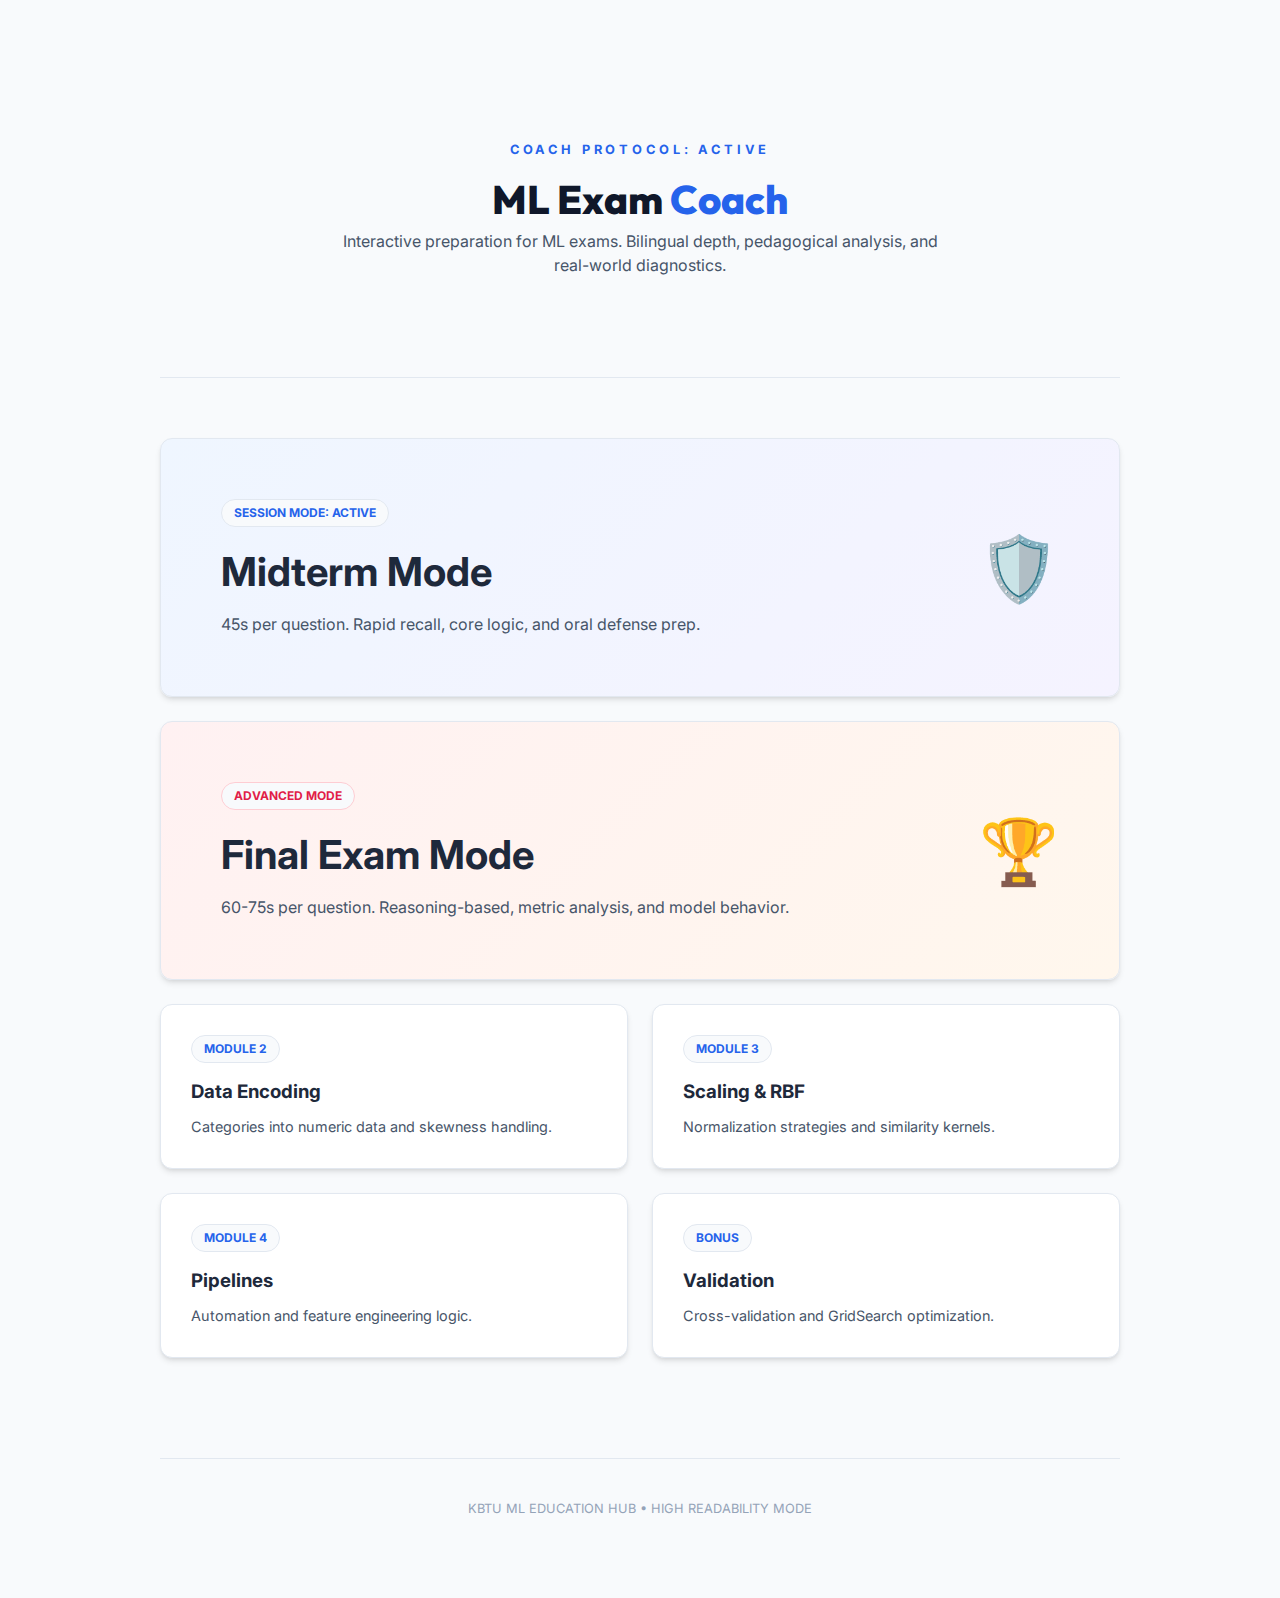
<file: Final_exam/index.html>
<!DOCTYPE html>
<html lang="en">

<head>
    <meta charset="UTF-8">
    <meta name="viewport" content="width=device-width, initial-scale=1.0">
    <title>ML Coach - KBTU Intelligence Hub</title>
    <link rel="preconnect" href="https://fonts.googleapis.com">
    <link rel="preconnect" href="https://fonts.gstatic.com" crossorigin>
    <link
        href="https://fonts.googleapis.com/css2?family=Inter:wght@300;400;600;700&family=Outfit:wght@400;700;800&display=swap"
        rel="stylesheet">
    <link rel="stylesheet" href="liquid_glass.css">
    <style>
        .hero-section {
            padding: 100px 0;
            text-align: center;
            border-bottom: 1px solid var(--border);
            margin-bottom: 60px;
        }

        .dashboard-grid {
            display: grid;
            grid-template-columns: repeat(2, 1fr);
            gap: 24px;
        }

        .main-card {
            grid-column: span 2;
            padding: 60px;
            display: flex;
            justify-content: space-between;
            align-items: center;
            background: linear-gradient(135deg, #EFF6FF 0%, #F5F3FF 100%);
        }

        .module-card {
            padding: 30px;
            text-decoration: none;
            color: inherit;
            transition: transform 0.2s;
        }

        .module-card:hover {
            border-color: var(--primary);
            transform: translateY(-4px);
        }

        .badge {
            display: inline-block;
            padding: 4px 12px;
            background: var(--bg-light);
            border: 1px solid var(--border);
            border-radius: 20px;
            font-size: 0.75rem;
            font-weight: 700;
            color: var(--primary);
            text-transform: uppercase;
            margin-bottom: 15px;
        }
    </style>
</head>

<body>
    <div class="dashboard-container">
        <section class="hero-section">
            <div class="neon-text" style="letter-spacing: 0.3em; font-size: 0.8rem; margin-bottom: 10px;">COACH
                PROTOCOL: ACTIVE</div>
            <h1>ML Exam <span style="color: var(--primary);">Coach</span></h1>
            <p style="margin: 0 auto; max-width: 600px;">Interactive preparation for ML exams. Bilingual depth,
                pedagogical analysis, and real-world diagnostics.</p>
        </section>

        <div class="dashboard-grid">
            <!-- Midterm -->
            <a href="quiz_template.html?mode=midterm" class="glass-panel main-card"
                style="text-decoration: none; color: inherit;">
                <div>
                    <span class="badge">Session Mode: Active</span>
                    <h2 style="font-size: 2.5rem; margin-bottom: 10px;">Midterm Mode</h2>
                    <p>45s per question. Rapid recall, core logic, and oral defense prep.</p>
                </div>
                <div style="font-size: 4rem;">🛡️</div>
            </a>

            <!-- Final Exam -->
            <a href="quiz_template.html?mode=final" class="glass-panel main-card"
                style="text-decoration: none; color: inherit; background: linear-gradient(135deg, #FFF1F2 0%, #FFF7ED 100%);">
                <div>
                    <span class="badge" style="color: #E11D48; border-color: #FECDD3;">Advanced Mode</span>
                    <h2 style="font-size: 2.5rem; margin-bottom: 10px;">Final Exam Mode</h2>
                    <p>60-75s per question. Reasoning-based, metric analysis, and model behavior.</p>
                </div>
                <div style="font-size: 4rem;">🏆</div>
            </a>

            <!-- Sub Modules -->
            <a href="quiz_template.html?set=quiz2" class="glass-panel module-card">
                <span class="badge">Module 2</span>
                <h3 style="margin-bottom: 10px;">Data Encoding</h3>
                <p style="font-size: 0.9rem;">Categories into numeric data and skewness handling.</p>
            </a>

            <a href="quiz_template.html?set=quiz3" class="glass-panel module-card">
                <span class="badge">Module 3</span>
                <h3 style="margin-bottom: 10px;">Scaling & RBF</h3>
                <p style="font-size: 0.9rem;">Normalization strategies and similarity kernels.</p>
            </a>

            <a href="quiz_template.html?set=quiz4" class="glass-panel module-card">
                <span class="badge">Module 4</span>
                <h3 style="margin-bottom: 10px;">Pipelines</h3>
                <p style="font-size: 0.9rem;">Automation and feature engineering logic.</p>
            </a>

            <a href="quiz_template.html?set=bonus" class="glass-panel module-card">
                <span class="badge">Bonus</span>
                <h3 style="margin-bottom: 10px;">Validation</h3>
                <p style="font-size: 0.9rem;">Cross-validation and GridSearch optimization.</p>
            </a>
        </div>

        <footer
            style="margin-top: 100px; padding: 40px 0; border-top: 1px solid var(--border); text-align: center; color: var(--text-muted); font-size: 0.8rem;">
            KBTU ML EDUCATION HUB • HIGH READABILITY MODE
        </footer>
    </div>
</body>

</html>
</file>
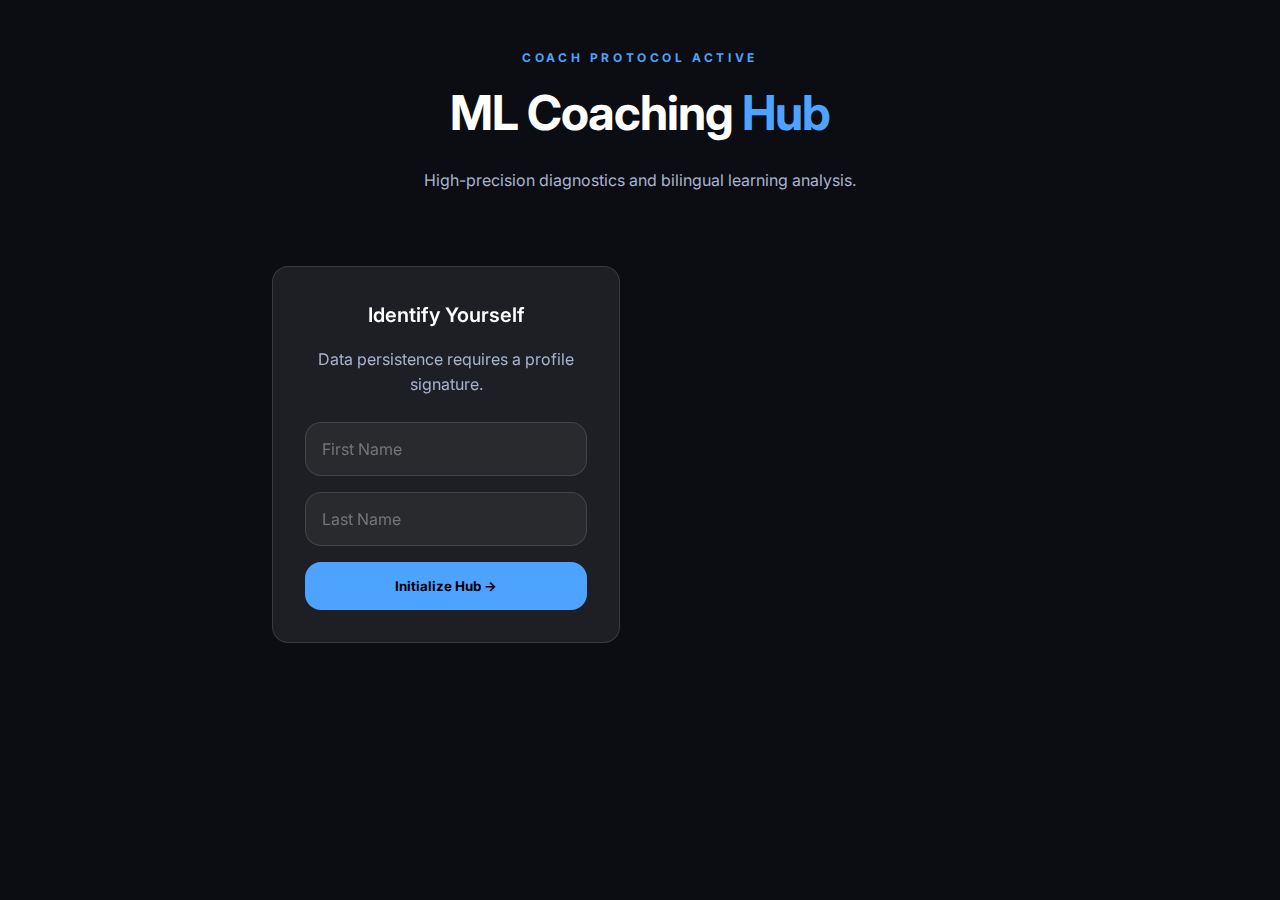
<file: Quiz_and_midterm_tests/index.html>
<!DOCTYPE html>
<html lang="ru">

<head>
    <meta charset="UTF-8">
    <meta name="viewport" content="width=device-width, initial-scale=1.0">
    <title>ML Coach Hub | Precision Learning</title>
    <link rel="preconnect" href="https://fonts.googleapis.com">
    <link rel="preconnect" href="https://fonts.gstatic.com" crossorigin>
    <link href="https://fonts.googleapis.com/css2?family=Inter:wght@400;600;700&display=swap" rel="stylesheet">
    <link rel="stylesheet" href="styles.css">
</head>

<body>
    <div id="app" class="grid-container">
        <!-- Hero Section -->
        <header>
            <span class="protocol-tag">Coach Protocol Active</span>
            <h1>ML Coaching <span class="highlight">Hub</span></h1>
            <p class="text-secondary">High-precision diagnostics and bilingual learning analysis.</p>
        </header>

        <!-- Registration Screen -->
        <section id="registration-screen" class="glass-panel text-center">
            <div class="text-center">
                <h3>Identify Yourself</h3>
                <p class="text-secondary">Data persistence requires a profile signature.</p>
            </div>
            <form id="registration-form" class="auth-form">
                <input type="text" id="user-name" placeholder="First Name" required>
                <input type="text" id="user-surname" placeholder="Last Name" required>
                <button type="submit" class="primary-btn">Initialize Hub →</button>
            </form>
        </section>

        <!-- Home Screen -->
        <section id="home-screen" class="screen hidden" style="grid-column: span 12;">
            <div class="grid-container" style="width: 100%; padding: 0;">
                <div style="grid-column: span 8;">
                    <div class="glass-panel" style="margin-bottom: var(--space-m);">
                        <h2 id="welcome-text">Hello, <span class="highlight">Researcher</span></h2>
                        <p class="text-secondary">Select your objective to begin analyzed training.</p>
                    </div>

                    <div class="module-grid">
                        <div class="module-card glass-panel" data-module="midterm">
                            <div class="icon">🛡️</div>
                            <h3>Midterm Protocol</h3>
                            <p class="text-secondary">50 Questions • Full Coverage</p>
                        </div>
                        <div class="module-card glass-panel" data-module="quiz2">
                            <div class="icon">📝</div>
                            <h3>Module 2</h3>
                            <p class="text-secondary">Data Encoding & Logic</p>
                        </div>
                        <div class="module-card glass-panel" data-module="quiz3">
                            <div class="icon">🔍</div>
                            <h3>Module 3</h3>
                            <p class="text-secondary">Scaling & Kernels</p>
                        </div>
                        <div class="module-card glass-panel" data-module="quiz4">
                            <div class="icon">⚡</div>
                            <h3>Module 4</h3>
                            <p class="text-secondary">Pipelines & Automation</p>
                        </div>
                        <div class="module-card glass-panel" data-module="bonus">
                            <div class="icon">💎</div>
                            <h3>Bonus Set</h3>
                            <p class="text-secondary">Validation Masterclass</p>
                        </div>
                    </div>
                </div>

                <!-- Leaderboard & Stats -->
                <aside class="glass-panel" style="grid-column: span 4;">
                    <h3>Elite Mastery</h3>
                    <ul id="leaderboard" class="ranking-list">
                        <li class="empty text-secondary">No records found.</li>
                    </ul>
                    <hr style="margin: var(--space-m) 0; border: none; border-top: 1px solid var(--glass-border);">
                    <h3>Your Performance</h3>
                    <div style="color: var(--text-secondary); font-weight: 500;">
                        <p>Total Attempts: <span id="user-attempts" class="highlight">0</span></p>
                        <p>Best Accuracy: <span id="user-accuracy" class="highlight">0%</span></p>
                    </div>
                </aside>
            </div>
        </section>

        <!-- Quiz Interface -->
        <section id="quiz-screen" class="screen hidden">
            <nav class="quiz-nav">
                <button id="exit-btn" class="secondary-btn">✕ Exit</button>
                <div class="progress-track">
                    <div id="progress-bar" class="progress-fill"></div>
                </div>
                <div id="timer" class="timer">00:00</div>
            </nav>

            <div class="question-area glass-panel">
                <p class="protocol-tag" style="margin-bottom: 5px;">Module: <span id="module-name">UNKNOWN</span> |
                    Index: <span id="current-count">1</span></p>
                <h2 id="question-text">Loading question structure...</h2>
                <div id="options-container" class="options-list">
                    <!-- Dynamic Options -->
                </div>
            </div>

            <!-- Analysis Panel -->
            <div id="feedback-panel" class="glass-panel feedback-panel hidden">
                <h3 id="feedback-status">Analysis Report</h3>
                <div class="feedback-grid">
                    <div class="feedback-col">
                        <h4>English Context</h4>
                        <p id="feedback-en" class="text-secondary"></p>
                    </div>
                    <div class="feedback-col">
                        <h4>Russian Context</h4>
                        <p id="feedback-ru" class="text-secondary"></p>
                    </div>
                </div>
                <div class="hint-box">
                    <strong>Memo Tip:</strong> <span id="feedback-hint"></span>
                </div>
                <button id="next-btn" class="primary-btn" style="margin-top: var(--space-l); width: 100%;">Next
                    Objective →</button>
            </div>
        </section>

        <!-- Final Report -->
        <section id="report-screen" class="screen hidden glass-panel text-center">
            <div class="report-container">
                <h1 class="highlight">Assessment Complete</h1>
                <p class="text-secondary">Historical data updated in protocol records.</p>

                <div style="display: flex; justify-content: center; gap: var(--space-xl); margin: var(--space-xl) 0;">
                    <div>
                        <div id="report-score" style="font-size: 3rem; font-weight: 700;">0/0</div>
                        <p class="protocol-tag">Score</p>
                    </div>
                    <div>
                        <div id="report-percent" style="font-size: 3rem; font-weight: 700; color: var(--accent-blue);">
                            0%
                        </div>
                        <p class="protocol-tag">Accuracy</p>
                    </div>
                </div>

                <div class="glass-panel"
                    style="text-align: left; padding: var(--space-m); background: rgba(255, 255, 255, 0.03);">
                    <h3 style="font-size: 1rem; color: var(--error);">⚠️ Conceptual Weaknesses</h3>
                    <ul id="weak-topics-list" style="padding-left: var(--space-m); margin-top: var(--space-s);"></ul>
                </div>

                <button id="home-btn" class="primary-btn">Return to Dashboard</button>
            </div>
        </section>
    </div>

    <script type="module" src="app.js"></script>
</body>

</html>
</file>
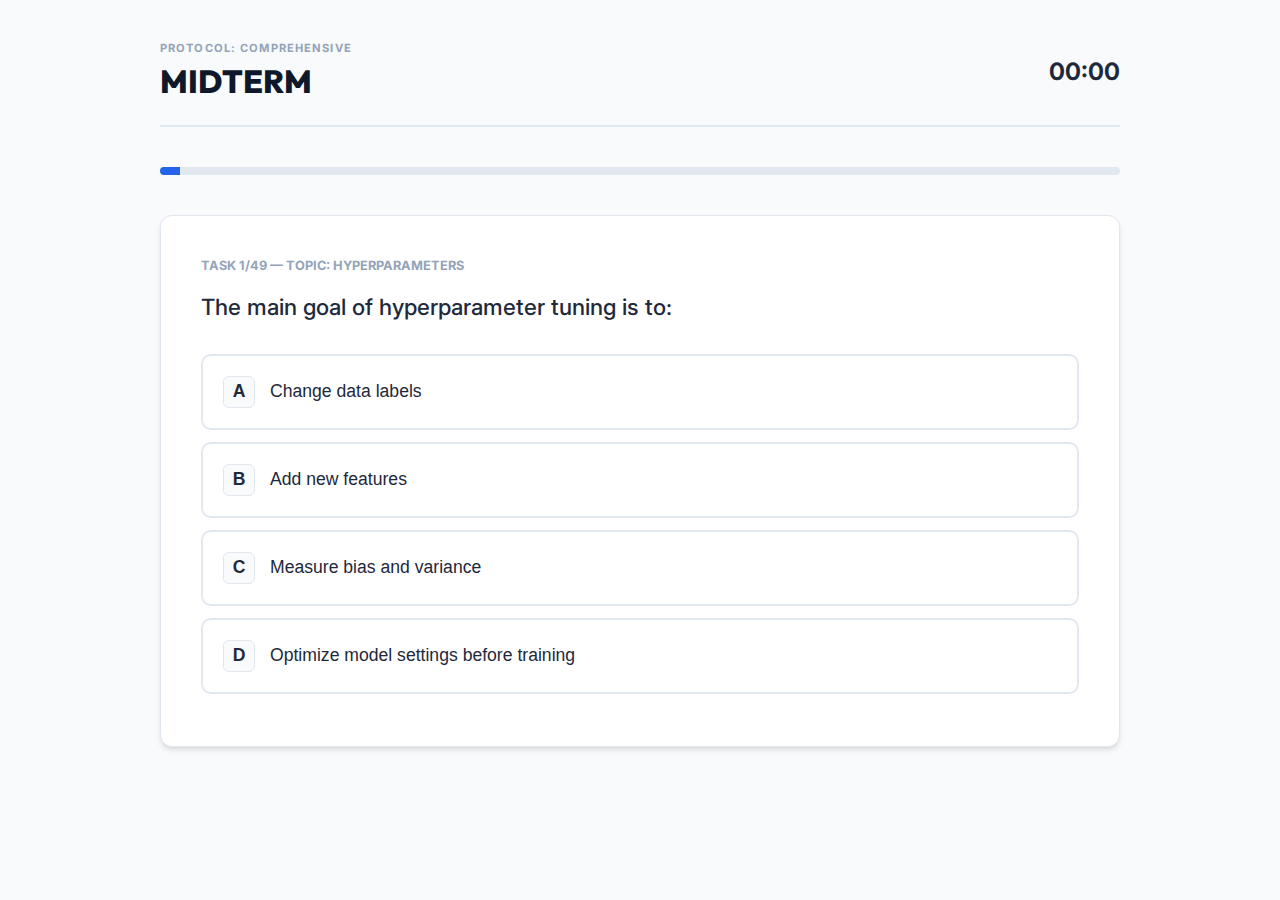
<file: Final_exam/midterm_exam.html>
<!DOCTYPE html>
<html lang="en">

<head>
    <meta charset="UTF-8">
    <meta name="viewport" content="width=device-width, initial-scale=1.0">
    <title>Quiz Module - ML NEXUS</title>
    <link rel="preconnect" href="https://fonts.googleapis.com">
    <link rel="preconnect" href="https://fonts.gstatic.com" crossorigin>
    <link
        href="https://fonts.googleapis.com/css2?family=Inter:wght@300;400;600;700&family=Outfit:wght@400;700;800&display=swap"
        rel="stylesheet">
    <link rel="stylesheet" href="liquid_glass.css">
    <style>
        .exam-header {
            margin-bottom: 40px;
            display: flex;
            justify-content: space-between;
            align-items: center;
            padding-bottom: 20px;
            border-bottom: 2px solid var(--border);
        }

        .progress-container {
            width: 100%;
            height: 8px;
            background: #E2E8F0;
            border-radius: 4px;
            margin-bottom: 40px;
            overflow: hidden;
        }

        .progress-fill {
            height: 100%;
            background: var(--primary);
            width: 0%;
            transition: width 0.3s;
        }

        .question-panel {
            padding: 40px;
            border-radius: 12px;
            background: white;
            box-shadow: var(--shadow);
        }

        .q-meta {
            font-size: 0.8rem;
            color: var(--text-muted);
            text-transform: uppercase;
            font-weight: 700;
            margin-bottom: 15px;
        }

        .results-panel {
            text-align: center;
            padding: 60px;
        }

        .score-circle {
            width: 150px;
            height: 150px;
            border-radius: 50%;
            border: 8px solid var(--primary);
            display: flex;
            align-items: center;
            justify-content: center;
            margin: 30px auto;
            font-size: 2.5rem;
            font-weight: 800;
            color: var(--primary);
            background: #F0F9FF;
        }
    </style>
</head>

<body>
    <div class="exam-container">
        <div class="exam-header">
            <div>
                <div class="neon-text" id="module-protocol"
                    style="font-size: 0.7rem; font-weight: 700; letter-spacing: 0.1em; color: var(--text-muted);">
                    PROTOCOL: LOADING...</div>
                <h1 id="module-title" style="font-size: 2rem;">Quiz Module</h1>
            </div>
            <div id="timer" style="font-size: 1.5rem; font-weight: 700; color: var(--text-primary);">00:00</div>
        </div>

        <div class="progress-container">
            <div id="progress-bar" class="progress-fill"></div>
        </div>

        <div id="quiz-root"></div>
        <div id="summary-root" class="glass-panel results-panel" style="display: none;"></div>
    </div>

    <script src="midterm_data.js"></script>
    <script>
        // Detection logic
        const path = window.location.pathname;
        const page = path.split("/").pop();
        let setKey = 'midterm';
        let protocolName = 'COMPREHENSIVE';

        if (page.includes('bonus')) { setKey = 'bonus'; protocolName = 'VALIDATION'; }
        else if (page.includes('quiz_2')) { setKey = 'quiz2'; protocolName = 'ENCODING'; }
        else if (page.includes('quiz_3')) { setKey = 'quiz3'; protocolName = 'SCALING'; }
        else if (page.includes('quiz_4')) { setKey = 'quiz4'; protocolName = 'PIPELINES'; }

        document.getElementById('module-protocol').textContent = `PROTOCOL: ${protocolName}`;
        document.getElementById('module-title').textContent = setKey.toUpperCase().replace('QUIZ', 'QUIZ ');

        let fullSet = masterQuizData.filter(q => q.set === setKey);
        let activeQuestions = [...fullSet];
        let currentIdx = 0;
        let score = 0;
        let startTime = Date.now();
        let mistakes = [];

        function startTimer() {
            setInterval(() => {
                const elapsed = Math.floor((Date.now() - startTime) / 1000);
                const mm = Math.floor(elapsed / 60).toString().padStart(2, '0');
                const ss = (elapsed % 60).toString().padStart(2, '0');
                document.getElementById('timer').textContent = `${mm}:${ss}`;
            }, 1000);
        }

        function renderQuestion() {
            const q = activeQuestions[currentIdx];
            const root = document.getElementById('quiz-root');
            document.getElementById('progress-bar').style.width = `${((currentIdx + 1) / activeQuestions.length) * 100}%`;

            let html = `
                <div class="glass-panel question-panel">
                    <div class="q-meta">
                        <span>Task ${currentIdx + 1}/${activeQuestions.length}</span> — Topic: ${q.topic}
                    </div>
                    <div class="q-text" style="font-size: 1.4rem; font-weight: 500; font-family: 'Inter', sans-serif; margin-bottom: 30px;">${q.question}</div>
                    
                    <div class="options-grid">
                        ${q.options ? q.options.map((opt, i) => `
                            <button class="option-btn" onclick="handleSelect(${i})">
                                <span class="option-label">${String.fromCharCode(65 + i)}</span>
                                <div>${opt}</div>
                            </button>
                        `).join('') : `
                            <div style="position: relative; margin-top: 20px;">
                                <input type="text" id="fill-input" style="width: 100%; padding: 20px; border: 2px solid var(--border); border-radius: 12px; font-size: 1.1rem; outline: none; margin-bottom: 15px;" placeholder="Type your answer...">
                                <button class="btn-next" style="width: 100%;" onclick="handleFill()">Submit Response</button>
                            </div>
                        `}
                    </div>

                    <div id="explanation-${currentIdx}" class="explanation-panel" style="display:none;">
                        <h4 style="margin-bottom: 20px; color: var(--text-primary); border-bottom: 2px solid #E2E8F0; padding-bottom: 10px;">
                            Analysis / Разбор
                        </h4>
                        
                        <div style="font-weight: 700; font-size: 0.8rem; color: var(--text-muted); margin-bottom: 10px;">ENGLISH:</div>
                        <div id="exp-en" style="margin-bottom: 25px;"></div>
                        
                        <div style="font-weight: 700; font-size: 0.8rem; color: var(--text-muted); margin-bottom: 10px;">РУССКИЙ:</div>
                        <div id="exp-ru" style="margin-bottom: 25px;"></div>
                        
                        <button class="btn-next" onclick="handleNext()" style="width: 100%;">Continue to Next Task →</button>
                    </div>
                </div>`;
            root.innerHTML = html;
        }

        function handleSelect(idx) {
            const q = activeQuestions[currentIdx];
            const btns = document.querySelectorAll('.option-btn');
            btns.forEach(b => b.onclick = null);
            const isCorrect = idx === q.correct;
            if (isCorrect) score++;
            else mistakes.push(q);
            btns[idx].classList.add(isCorrect ? 'correct' : 'incorrect');
            if (!isCorrect) btns[q.correct].classList.add('correct');
            showAnalysis(idx);
        }

        function handleFill() {
            const input = document.getElementById('fill-input');
            const answer = input.value.trim().toLowerCase();
            const q = activeQuestions[currentIdx];
            const isCorrect = answer === (q.answer || "").toLowerCase();
            if (isCorrect) score++;
            else mistakes.push(q);
            showAnalysis();
        }

        function showAnalysis(selectedIdx = null) {
            const q = activeQuestions[currentIdx];
            const panel = document.getElementById(`explanation-${currentIdx}`);

            document.getElementById('exp-en').innerHTML = q.optionExplanations.en.map((t, i) => `
                <div class="exp-item ${i === selectedIdx ? 'active' : ''}">${t}</div>`).join('');

            document.getElementById('exp-ru').innerHTML = q.optionExplanations.ru.map((t, i) => `
                <div class="exp-item ${i === selectedIdx ? 'active' : ''}">${t}</div>`).join('');

            panel.style.display = 'block';
            panel.scrollIntoView({ behavior: 'smooth', block: 'start' });
        }

        function handleNext() {
            currentIdx++;
            if (currentIdx < activeQuestions.length) renderQuestion();
            else showSummary();
        }

        function showSummary() {
            document.getElementById('quiz-root').style.display = 'none';
            const root = document.getElementById('summary-root');
            root.style.display = 'block';
            const percent = Math.round((score / activeQuestions.length) * 100);

            const topicCounts = {};
            mistakes.forEach(m => topicCounts[m.topic] = (topicCounts[m.topic] || 0) + 1);
            const weakTopics = Object.entries(topicCounts).sort((a, b) => b[1] - a[1]).map(t => `<span style="background: #FEF2F2; color: #991B1B; padding: 6px 14px; border-radius: 20px; font-size: 0.85rem; font-weight:600; margin: 5px; border: 1px solid #FEE2E2;">${t[0]}</span>`).join(' ');

            root.innerHTML = `
                <h2 style="font-size: 2.2rem; margin-bottom: 10px;">Assessment Complete</h2>
                <div class="score-circle">
                    <span>${percent}%</span>
                </div>
                
                <div class="glass-panel" style="padding: 30px; text-align: left; margin-top: 30px; background: white;">
                    <h3 style="margin-bottom: 15px; border-bottom: 2px solid var(--bg-light); padding-bottom: 10px;">Coach Diagnostic</h3>
                    <p style="margin-bottom: 20px;">You correctly solved ${score} out of ${activeQuestions.length} tasks.</p>
                    <h4 style="font-size: 0.8rem; text-transform: uppercase; color: var(--text-muted); margin-bottom: 10px;">Priority Review Sectors:</h4>
                    <div style="display: flex; flex-wrap: wrap;">${weakTopics || "None! You have mastered this module."}</div>
                </div>

                <div style="margin-top: 40px; display: flex; flex-direction: column; gap: 12px;">
                    <button class="btn-next" style="width: 100%;" onclick="location.reload()">Reset & Full Re-test</button>
                    ${mistakes.length > 0 ? `<button class="btn-next" style="width: 100%; background: #F59E0B;" onclick="retryMistakes()">Retry Incorrect Items Only</button>` : ''}
                    <a href="index.html" class="btn-next" style="width: 100%; background: #64748B;">Return to Hub</a>
                </div>`;
        }

        function retryMistakes() {
            activeQuestions = [...mistakes];
            mistakes = [];
            currentIdx = 0;
            score = 0;
            document.getElementById('summary-root').style.display = 'none';
            document.getElementById('quiz-root').style.display = 'block';
            renderQuestion();
        }

        renderQuestion();
        startTimer();
    </script>
</body>

</html>
</file>
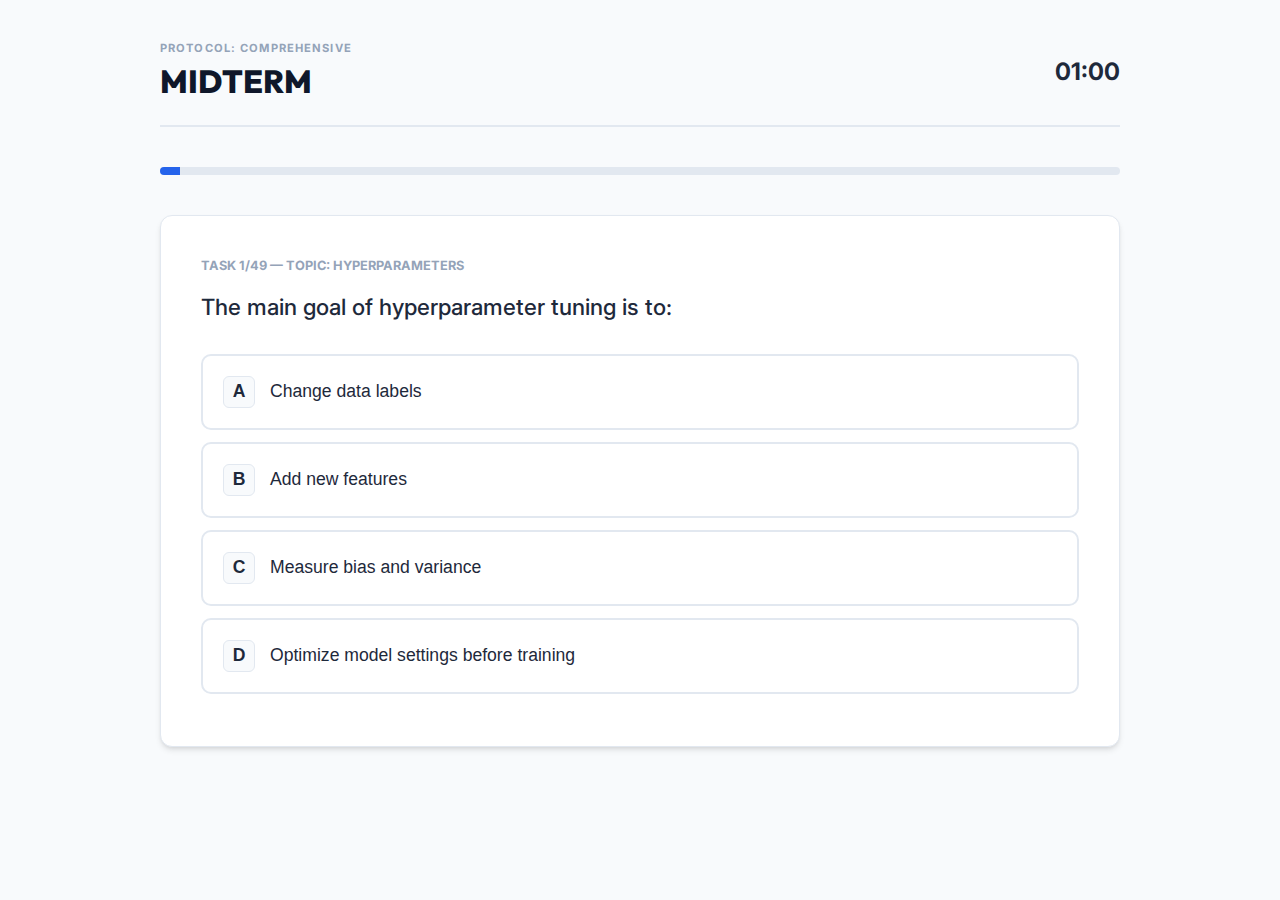
<file: Final_exam/quiz_template.html>
<!DOCTYPE html>
<html lang="en">

<head>
    <meta charset="UTF-8">
    <meta name="viewport" content="width=device-width, initial-scale=1.0">
    <title>Quiz Module - ML NEXUS</title>
    <link rel="preconnect" href="https://fonts.googleapis.com">
    <link rel="preconnect" href="https://fonts.gstatic.com" crossorigin>
    <link
        href="https://fonts.googleapis.com/css2?family=Inter:wght@300;400;600;700&family=Outfit:wght@400;700;800&display=swap"
        rel="stylesheet">
    <link rel="stylesheet" href="liquid_glass.css">
    <style>
        .exam-header {
            margin-bottom: 40px;
            display: flex;
            justify-content: space-between;
            align-items: center;
            padding-bottom: 20px;
            border-bottom: 2px solid var(--border);
        }

        .progress-container {
            width: 100%;
            height: 8px;
            background: #E2E8F0;
            border-radius: 4px;
            margin-bottom: 40px;
            overflow: hidden;
        }

        .progress-fill {
            height: 100%;
            background: var(--primary);
            width: 0%;
            transition: width 0.3s;
        }

        .question-panel {
            padding: 40px;
            border-radius: 12px;
            background: white;
            box-shadow: var(--shadow);
        }

        .q-meta {
            font-size: 0.8rem;
            color: var(--text-muted);
            text-transform: uppercase;
            font-weight: 700;
            margin-bottom: 15px;
        }

        .results-panel {
            text-align: center;
            padding: 60px;
        }

        .score-circle {
            width: 150px;
            height: 150px;
            border-radius: 50%;
            border: 8px solid var(--primary);
            display: flex;
            align-items: center;
            justify-content: center;
            margin: 30px auto;
            font-size: 2.5rem;
            font-weight: 800;
            color: var(--primary);
            background: #F0F9FF;
        }
    </style>
</head>

<body>
    <div class="exam-container">
        <div class="exam-header">
            <div>
                <div class="neon-text" id="module-protocol"
                    style="font-size: 0.7rem; font-weight: 700; letter-spacing: 0.1em; color: var(--text-muted);">
                    PROTOCOL: LOADING...</div>
                <h1 id="module-title" style="font-size: 2rem;">Quiz Module</h1>
            </div>
            <div id="timer" style="font-size: 1.5rem; font-weight: 700; color: var(--text-primary);">00:00</div>
        </div>

        <div class="progress-container">
            <div id="progress-bar" class="progress-fill"></div>
        </div>

        <div id="quiz-root"></div>
        <div id="summary-root" class="glass-panel results-panel" style="display: none;"></div>
    </div>

    <script src="midterm_data.js"></script>
    <script>
        // --- CONFIGURATION & STATE ---
        const urlParams = new URLSearchParams(window.location.search);
        const setKey = urlParams.get('set') || 'midterm';
        const mode = urlParams.get('mode') || 'standard'; // standard, midterm, final

        let timeLimit = 60;
        if (mode === 'midterm') timeLimit = 45;
        if (mode === 'final') timeLimit = 75;

        let activeQuestions = masterQuizData.filter(q => q.set === setKey);
        if (mode === 'midterm' || mode === 'final') {
            activeQuestions = masterQuizData.filter(q => q.set === 'midterm');
        }

        let currentIdx = 0;
        let score = 0;
        let timerInterval = null;
        let timeLeft = timeLimit;
        let mistakes = [];
        let sessionStartTime = Date.now();

        // UI Initialization
        const protocolMap = {
            'quiz2': 'ENCODING',
            'quiz3': 'SCALING',
            'quiz4': 'PIPELINES',
            'bonus': 'VALIDATION',
            'midterm': 'COMPREHENSIVE'
        };
        document.getElementById('module-protocol').textContent = `PROTOCOL: ${protocolMap[setKey] || mode.toUpperCase()}`;
        document.getElementById('module-title').textContent = mode === 'standard' ? setKey.toUpperCase().replace('QUIZ', 'QUIZ ') : `${mode.toUpperCase()} MODE`;

        // --- CORE LOGIC ---

        function initQuiz() {
            renderQuestion();
        }

        function startQuestionTimer() {
            clearInterval(timerInterval);
            timeLeft = timeLimit;
            updateTimerDisplay();

            timerInterval = setInterval(() => {
                timeLeft--;
                updateTimerDisplay();
                if (timeLeft <= 0) {
                    clearInterval(timerInterval);
                    handleTimeout();
                }
            }, 1000);
        }

        function updateTimerDisplay() {
            const timerEl = document.getElementById('timer');
            const mm = Math.floor(timeLeft / 60).toString().padStart(2, '0');
            const ss = (timeLeft % 60).toString().padStart(2, '0');
            timerEl.textContent = `${mm}:${ss}`;

            if (timeLeft <= 10) timerEl.style.color = 'var(--error)';
            else timerEl.style.color = 'var(--text-primary)';
        }

        function renderQuestion() {
            const q = activeQuestions[currentIdx];
            const root = document.getElementById('quiz-root');
            document.getElementById('progress-bar').style.width = `${((currentIdx + 1) / activeQuestions.length) * 100}%`;

            let html = `
                <div class="glass-panel question-panel">
                    <div class="q-meta">
                        <span>Task ${currentIdx + 1}/${activeQuestions.length}</span> — Topic: ${q.topic}
                    </div>
                    <div class="q-text" style="font-size: 1.4rem; font-weight: 500; font-family: 'Inter', sans-serif; margin-bottom: 30px;">${q.question}</div>
                    
                    <div class="options-grid" id="options-container">
                        ${q.options ? q.options.map((opt, i) => `
                            <button class="option-btn" onclick="handleSelect(${i})">
                                <span class="option-label">${String.fromCharCode(65 + i)}</span>
                                <div>${opt}</div>
                            </button>
                        `).join('') : `
                            <div style="position: relative; margin-top: 20px;">
                                <input type="text" id="fill-input" style="width: 100%; padding: 20px; border: 2px solid var(--border); border-radius: 12px; font-size: 1.1rem; outline: none; margin-bottom: 15px;" placeholder="Type your answer...">
                                <button class="btn-next" style="width: 100%;" onclick="handleFill()">Submit Response</button>
                            </div>
                        `}
                    </div>

                    <div id="explanation-panel" class="explanation-panel" style="display:none; margin-top: 30px;">
                        <div id="status-badge" style="margin-bottom: 20px; font-weight: 800; font-size: 1.2rem;"></div>
                        
                        <div class="glass-panel" style="padding: 20px; background: white; margin-bottom: 20px;">
                            <h4 style="margin-bottom: 10px; color: var(--primary);">Correct Answer Explanation</h4>
                            <div id="exp-correct-en" style="margin-bottom: 15px; font-weight: 500;"></div>
                            <div id="exp-correct-ru" style="color: var(--text-secondary); border-top: 1px solid var(--border); padding-top: 10px;"></div>
                        </div>

                        <div id="wrong-explanation-box" class="glass-panel" style="padding: 20px; background: #FFF1F2; border-color: #FECDD3; margin-bottom: 20px; display: none;">
                            <h4 style="margin-bottom: 10px; color: var(--error);">Why your answer is wrong</h4>
                            <div id="exp-wrong-en" style="margin-bottom: 15px; font-weight: 500;"></div>
                            <div id="exp-wrong-ru" style="color: var(--text-secondary); border-top: 1px solid #FECDD3; padding-top: 10px;"></div>
                        </div>

                        <div class="glass-panel" style="padding: 20px; background: #F0F9FF; border-color: #BAE6FD;">
                            <h4 style="margin-bottom: 10px; color: #0369A1;">💡 Coach Hint</h4>
                            <p id="hint-text" style="font-style: italic;"></p>
                        </div>
                        
                        <button class="btn-next" onclick="handleNext()" style="width: 100%; margin-top: 30px;">Continue to Next Task →</button>
                    </div>
                </div>`;

            root.innerHTML = html;
            startQuestionTimer();
        }

        function handleSelect(idx) {
            clearInterval(timerInterval);
            const q = activeQuestions[currentIdx];
            const btns = document.querySelectorAll('.option-btn');
            btns.forEach(b => b.onclick = null);

            const isCorrect = idx === q.correct;
            if (isCorrect) score++;
            else mistakes.push(q);

            btns[idx].classList.add(isCorrect ? 'correct' : 'incorrect');
            if (!isCorrect) btns[q.correct].classList.add('correct');

            revealFeedback(isCorrect, idx);
        }

        function handleFill() {
            clearInterval(timerInterval);
            const input = document.getElementById('fill-input');
            const answer = input.value.trim().toLowerCase();
            const q = activeQuestions[currentIdx];
            const isCorrect = answer === (q.answer || "").toLowerCase();

            if (isCorrect) score++;
            else mistakes.push(q);

            revealFeedback(isCorrect);
        }

        function handleTimeout() {
            const q = activeQuestions[currentIdx];
            mistakes.push(q);

            // Highlight correct answer if it's multiple choice
            if (q.options) {
                const btns = document.querySelectorAll('.option-btn');
                btns.forEach(b => b.onclick = null);
                btns[q.correct].classList.add('correct');
            }

            revealFeedback(false, null, true);
        }

        function revealFeedback(isCorrect, selectedIdx = null, isTimeout = false) {
            const q = activeQuestions[currentIdx];
            const panel = document.getElementById('explanation-panel');
            const badge = document.getElementById('status-badge');

            if (isTimeout) {
                badge.innerHTML = '⏰ TIME EXPIRED';
                badge.style.color = 'var(--text-muted)';
            } else if (isCorrect) {
                badge.innerHTML = '✅ CORRECT';
                badge.style.color = 'var(--success)';
            } else {
                badge.innerHTML = '❌ WRONG';
                badge.style.color = 'var(--error)';
            }

            // Fill Correct Explanation
            const correctExp = q.optionExplanations;
            // Note: Our data structure for multiple choice currently has arrays. 
            // We need to find the correct index in those arrays.
            if (q.options) {
                const correctIdx = q.correct;
                document.getElementById('exp-correct-en').innerHTML = correctExp.en[correctIdx];
                document.getElementById('exp-correct-ru').innerHTML = correctExp.ru[correctIdx];

                // Fill Wrong Explanation if needed
                if (!isCorrect && selectedIdx !== null) {
                    document.getElementById('wrong-explanation-box').style.display = 'block';
                    document.getElementById('exp-wrong-en').innerHTML = correctExp.en[selectedIdx];
                    document.getElementById('exp-wrong-ru').innerHTML = correctExp.ru[selectedIdx];
                }
            } else {
                // For fill-in-the-blank
                document.getElementById('exp-correct-en').innerHTML = correctExp.en[0];
                document.getElementById('exp-correct-ru').innerHTML = correctExp.ru[0];
            }

            // Hint Logic (Extract from data if available or provide generic)
            const hint = q.hint || "Try to remember the core definition of this concept.";
            document.getElementById('hint-text').textContent = hint;

            panel.style.display = 'block';
            panel.scrollIntoView({ behavior: 'smooth', block: 'start' });
        }

        function handleNext() {
            currentIdx++;
            if (currentIdx < activeQuestions.length) renderQuestion();
            else showSummary();
        }

        function showSummary() {
            clearInterval(timerInterval);
            document.getElementById('quiz-root').style.display = 'none';
            const root = document.getElementById('summary-root');
            root.style.display = 'block';
            const percent = Math.round((score / activeQuestions.length) * 100);

            const topicCounts = {};
            mistakes.forEach(m => topicCounts[m.topic] = (topicCounts[m.topic] || 0) + 1);
            const weakTopics = Object.entries(topicCounts).sort((a, b) => b[1] - a[1]).map(t => `<span style="background: #FEF2F2; color: #991B1B; padding: 6px 14px; border-radius: 20px; font-size: 0.85rem; font-weight:600; margin: 5px; border: 1px solid #FEE2E2;">${t[0]}</span>`).join(' ');

            root.innerHTML = `
                <h2 style="font-size: 2.2rem; margin-bottom: 10px;">Assessment Complete</h2>
                <div class="score-circle">
                    <span>${percent}%</span>
                </div>
                
                <div class="glass-panel" style="padding: 30px; text-align: left; margin-top: 30px; background: white;">
                    <h3 style="margin-bottom: 15px; border-bottom: 2px solid var(--bg-light); padding-bottom: 10px;">Coach Diagnostic</h3>
                    <p style="margin-bottom: 20px;">You correctly solved ${score} out of ${activeQuestions.length} tasks.</p>
                    <h4 style="font-size: 0.8rem; text-transform: uppercase; color: var(--text-muted); margin-bottom: 10px;">Priority Review Sectors:</h4>
                    <div style="display: flex; flex-wrap: wrap; margin-bottom: 20px;">${weakTopics || "None! You have mastered this module."}</div>
                    
                    <p style="font-size: 0.9rem; color: var(--text-muted); border-top: 1px solid var(--border); padding-top: 15px;">
                        Session duration: ${Math.floor((Date.now() - sessionStartTime) / 1000 / 60)} minutes
                    </p>
                </div>

                <div style="margin-top: 40px; display: flex; flex-direction: column; gap: 12px;">
                    <button class="btn-next" style="width: 100%;" onclick="location.reload()">Reset & Full Re-test</button>
                    ${mistakes.length > 0 ? `<button class="btn-next" style="width: 100%; background: #F59E0B;" onclick="retryMistakes()">Retry Incorrect Items Only</button>` : ''}
                    <a href="index.html" class="btn-next" style="width: 100%; background: #64748B;">Return to Hub</a>
                    
                    ${mode === 'midterm' ? `
                        <div class="glass-panel" style="margin-top: 20px; padding: 20px; background: #F0FDFA; border-color: #5EEAD4;">
                            <h4 style="color: #0F766E; margin-bottom: 10px;">Defense Simulation Activated</h4>
                            <p style="font-size: 0.9rem; margin-bottom: 15px;">Prepare for 5 oral questions from the professor based on your performance.</p>
                            <button class="btn-action" style="width: 100%; background: #0D9488;" onclick="startOralDefense()">Start Defense Prep</button>
                        </div>
                    ` : ''}
                </div>`;
        }

        function retryMistakes() {
            activeQuestions = [...mistakes];
            mistakes = [];
            currentIdx = 0;
            score = 0;
            document.getElementById('summary-root').style.display = 'none';
            document.getElementById('quiz-root').style.display = 'block';
            renderQuestion();
        }

        function startOralDefense() {
            // Placeholder for oral questions logic
            alert("Oral Defense Module: The system will now generate 5 defense questions based on your weak topics. (Feature implementation in next step)");
        }

        initQuiz();
    </script>
</body>

</html>
</file>
<file: Final_exam/liquid_glass.css>
:root {
    /* Educational Pro Theme - High Readability */
    --bg-light: #F8FAFC;
    --text-primary: #1E293B;
    --text-secondary: #475569;
    --text-muted: #94A3B8;
    --primary: #2563EB;
    --primary-hover: #1D4ED8;
    --accent: #7C3AED;
    --error: #DC2626;
    --success: #16A34A;
    --border: #E2E8F0;
    --card-bg: #FFFFFF;
    --shadow: 0 4px 6px -1px rgb(0 0 0 / 0.1), 0 2px 4px -2px rgb(0 0 0 / 0.1);
    --shadow-input: 0 1px 3px 0 rgb(0 0 0 / 0.1), 0 1px 2px -1px rgb(0 0 0 / 0.1);
}

* {
    margin: 0;
    padding: 0;
    box-sizing: border-box;
}

body {
    background-color: var(--bg-light);
    color: var(--text-primary);
    font-family: 'Inter', -apple-system, BlinkMacSystemFont, "Segoe UI", Roboto, sans-serif;
    line-height: 1.5;
    -webkit-font-smoothing: antialiased;
}

.glass-panel {
    /* Renamed to Pro Card in logic */
    background: var(--card-bg);
    border: 1px solid var(--border);
    border-radius: 12px;
    box-shadow: var(--shadow);
    overflow: hidden;
}

.neon-text {
    color: var(--primary);
    font-weight: 700;
}

.dashboard-container,
.exam-container {
    max-width: 1000px;
    margin: 0 auto;
    padding: 40px 20px;
}

/* Typography Harmony */
h1 {
    font-family: 'Outfit', sans-serif;
    font-weight: 800;
    font-size: 2.5rem;
    color: #0F172A;
}

h2 {
    font-weight: 700;
    font-size: 1.5rem;
    color: #1E293B;
}

p {
    color: var(--text-secondary);
}

/* Buttons */
.btn-next,
.btn-action {
    background-color: var(--primary);
    color: white;
    padding: 12px 24px;
    border-radius: 8px;
    font-weight: 600;
    border: none;
    cursor: pointer;
    transition: background-color 0.2s;
    text-decoration: none;
    display: inline-flex;
    align-items: center;
    justify-content: center;
}

.btn-next:hover {
    background-color: var(--primary-hover);
}

/* Grid Layouts */
.dashboard-grid {
    display: grid;
    grid-template-columns: repeat(auto-fit, minmax(300px, 1fr));
    gap: 24px;
    margin-top: 40px;
}

/* Quiz Specifics */
.option-btn {
    width: 100%;
    padding: 20px;
    margin-bottom: 12px;
    background: white;
    border: 2px solid var(--border);
    border-radius: 10px;
    text-align: left;
    cursor: pointer;
    transition: all 0.2s;
    display: flex;
    align-items: center;
    gap: 15px;
    font-size: 1.1rem;
    color: var(--text-primary);
}

.option-btn:hover {
    border-color: var(--primary);
    background: #EFF6FF;
}

.option-btn.correct {
    border-color: var(--success);
    background: #F0FDF4;
    color: var(--success);
}

.option-btn.incorrect {
    border-color: var(--error);
    background: #FEF2F2;
    color: var(--error);
}

.option-label {
    width: 32px;
    height: 32px;
    border-radius: 6px;
    background: var(--bg-light);
    display: flex;
    align-items: center;
    justify-content: center;
    font-weight: 700;
    border: 1px solid var(--border);
}

.explanation-panel {
    background: #F8FAFC !important;
    border-top: 4px solid var(--primary);
    padding: 30px;
    margin-top: 30px;
    border-radius: 0 0 12px 12px;
}

.exp-item {
    background: white;
    padding: 15px;
    border-radius: 8px;
    border: 1px solid var(--border);
    margin-bottom: 12px;
}

.exp-item.active {
    border-left: 4px solid var(--accent);
    background: #F5F3FF;
}

/* Removed distracting elements */
.scanline {
    display: none !important;
}

.animate-pulse {
    animation: none !important;
}
</file>
<file: Quiz_and_midterm_tests/styles.css>
:root {
    /* Dark Glass Minimal - Precision & Readability */
    --bg-base: #0B0D12;
    --text-primary: #FFFFFF;
    --text-secondary: #A8B3CF;
    --accent-blue: #4DA3FF;
    --glass-bg: rgba(255, 255, 255, 0.08);
    --glass-border: rgba(255, 255, 255, 0.12);
    --success: #10B981;
    --error: #EF4444;

    /* Spacing Scale (8 / 16 / 24 / 32 / 48) */
    --space-xs: 8px;
    --space-s: 16px;
    --space-m: 24px;
    --space-l: 32px;
    --space-xl: 48px;

    --radius-m: 16px;
    --radius-l: 24px;
    --blur-val: 12px;
}

* {
    margin: 0;
    padding: 0;
    box-sizing: border-box;
    font-family: 'Inter', system-ui, -apple-system, sans-serif;
}

body {
    background-color: var(--bg-base);
    color: var(--text-primary);
    line-height: 1.6;
    font-size: 16px;
    -webkit-font-smoothing: antialiased;
    min-height: 100vh;
    padding: var(--space-xl) var(--space-s);
}

/* 12-Column Grid System */
.grid-container {
    display: grid;
    grid-template-columns: repeat(12, 1fr);
    gap: var(--space-m);
    max-width: 1200px;
    margin: 0 auto;
}

.glass-panel {
    background: var(--glass-bg);
    backdrop-filter: blur(var(--blur-val));
    -webkit-backdrop-filter: blur(var(--blur-val));
    border: 1px solid var(--glass-border);
    border-radius: var(--radius-m);
    padding: var(--space-l);
    transition: transform 0.2s ease, border-color 0.2s ease;
    width: 100%;
}

/* Typography Hub */
h1 {
    font-size: 3rem;
    font-weight: 700;
    letter-spacing: -0.02em;
    margin-bottom: var(--space-s);
}

h2 {
    font-size: 1.8rem;
    font-weight: 600;
    margin-bottom: var(--space-m);
}

h3 {
    font-size: 1.25rem;
    font-weight: 600;
    margin-bottom: var(--space-s);
}

.highlight {
    color: var(--accent-blue);
}

.text-secondary {
    color: var(--text-secondary);
}

/* Navigation & Header */
header {
    grid-column: span 12;
    text-align: center;
    margin-bottom: var(--space-xl);
}

.protocol-tag {
    text-transform: uppercase;
    letter-spacing: 0.3em;
    font-size: 0.75rem;
    font-weight: 700;
    color: var(--accent-blue);
    margin-bottom: var(--space-xs);
    display: block;
}

#registration-screen {
    grid-column: span 6;
    grid-column-start: 4;
    align-self: center;
}

.auth-form {
    display: flex;
    flex-direction: column;
    gap: var(--space-s);
    margin-top: var(--space-m);
}

.auth-form input {
    background: rgba(255, 255, 255, 0.05);
    border: 1px solid var(--glass-border);
    padding: var(--space-s);
    border-radius: var(--radius-m);
    color: var(--text-primary);
    font-size: 1rem;
    outline: none;
    transition: border-color 0.2s;
}

.auth-form input:focus {
    border-color: var(--accent-blue);
}

/* Module Selection Hub */
.module-grid {
    display: grid;
    grid-template-columns: repeat(auto-fit, minmax(280px, 1fr));
    gap: var(--space-m);
    grid-column: span 12;
}

.module-card {
    cursor: pointer;
    border: 1px solid var(--glass-border);
    min-height: 200px;
    display: flex;
    flex-direction: column;
    justify-content: center;
    align-items: center;
}

.module-card:hover {
    border-color: var(--accent-blue);
    transform: translateY(-4px);
}

.module-card .icon {
    font-size: 2.5rem;
    margin-bottom: var(--space-s);
}

/* Quiz Interface */
.quiz-nav {
    display: flex;
    align-items: center;
    gap: var(--space-m);
    margin-bottom: var(--space-l);
    width: 100%;
    max-width: 900px;
}

.progress-track {
    flex: 1;
    height: 4px;
    background: rgba(255, 255, 255, 0.1);
    border-radius: 2px;
    overflow: hidden;
}

.progress-fill {
    height: 100%;
    background: var(--accent-blue);
    width: 0%;
    transition: width 0.3s ease;
}

.timer {
    font-family: inherit;
    font-weight: 700;
    font-size: 1.1rem;
    color: var(--accent-blue);
}

#quiz-screen {
    grid-column: span 12;
    display: flex;
    flex-direction: column;
    align-items: center;
    width: 100%;
}

.question-area,
.feedback-panel {
    width: 100%;
    max-width: 900px;
    margin: 0 auto;
}

.question-area {
    min-height: 350px;
    display: flex;
    flex-direction: column;
}

.options-list {
    display: flex;
    flex-direction: column;
    gap: var(--space-s);
    margin-top: var(--space-l);
}

.option-btn {
    background: transparent;
    border: 1px solid var(--glass-border);
    padding: var(--space-m);
    border-radius: var(--radius-m);
    color: var(--text-primary);
    text-align: left;
    cursor: pointer;
    font-size: 1.1rem;
    transition: all 0.2s ease;
}

.option-btn:hover:not(:disabled) {
    background: rgba(255, 255, 255, 0.05);
    border-color: var(--accent-blue);
}

.option-btn.correct {
    border-color: var(--success);
    background: rgba(16, 185, 129, 0.1);
}

.option-btn.wrong {
    border-color: var(--error);
    background: rgba(239, 68, 68, 0.1);
}

/* Feedback Panel */
.feedback-panel {
    margin-top: var(--space-m);
    background: rgba(255, 255, 255, 0.04);
}

.feedback-grid {
    display: grid;
    grid-template-columns: 1fr 1fr;
    gap: var(--space-m);
}

.feedback-col h4 {
    font-size: 0.8rem;
    text-transform: uppercase;
    letter-spacing: 0.1em;
    color: var(--text-secondary);
    margin-bottom: var(--space-xs);
}

.hint-box {
    margin-top: var(--space-m);
    padding: var(--space-s);
    background: rgba(77, 163, 255, 0.05);
    border-left: 3px solid var(--accent-blue);
    font-size: 0.95rem;
}

/* Buttons */
.primary-btn {
    background: var(--accent-blue);
    color: #000;
    font-weight: 700;
    padding: var(--space-s) var(--space-l);
    border: none;
    border-radius: var(--radius-m);
    cursor: pointer;
    transition: opacity 0.2s;
}

.primary-btn:hover {
    opacity: 0.9;
}

.secondary-btn {
    background: transparent;
    color: var(--text-primary);
    border: 1px solid var(--glass-border);
    padding: var(--space-xs) var(--space-s);
    border-radius: var(--radius-m);
    cursor: pointer;
}

/* Utility */
#report-screen {
    grid-column: span 12;
    display: flex;
    flex-direction: column;
    align-items: center;
}

.report-container {
    width: 100%;
    max-width: 800px;
    margin: 0 auto;
}

.hidden {
    display: none !important;
}

.text-center {
    text-align: center;
}

@media (max-width: 768px) {
    .feedback-grid {
        grid-template-columns: 1fr;
    }

    h1 {
        font-size: 2.2rem;
    }
}
</file>
